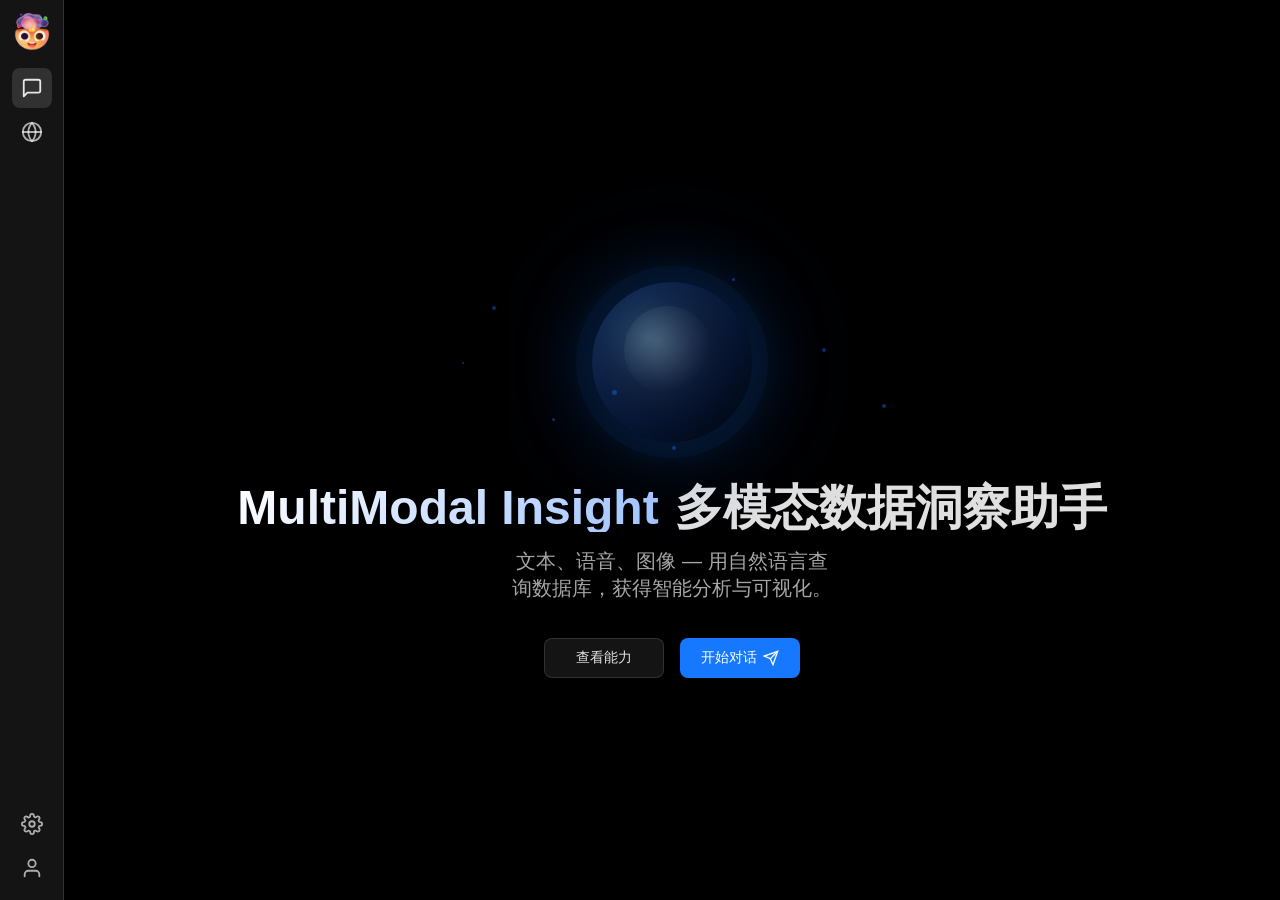
<file: index.html>
<!DOCTYPE html>
<html lang="zh-CN">
<head>
<meta charset="UTF-8">
<meta name="viewport" content="width=device-width, initial-scale=1.0">
<title>MultiModal Insight Agent</title>
<link rel="stylesheet" href="styles.css">
</head>
<body>
<div class="layout">
  <!-- === Sidebar Nav === -->
  <nav class="sidebar" id="sidebar">
    <div class="sidebar-logo"><img src="logo.png" alt="MIA"></div>
    <div class="sidebar-icon active" data-page="welcome" title="Chat">
      <svg viewBox="0 0 24 24" fill="none" stroke="currentColor" stroke-width="2" stroke-linecap="round" stroke-linejoin="round"><path d="M21 15a2 2 0 0 1-2 2H7l-4 4V5a2 2 0 0 1 2-2h14a2 2 0 0 1 2 2z"/></svg>
    </div>
    <div class="sidebar-icon" data-page="market" title="Discover">
      <svg viewBox="0 0 24 24" fill="none" stroke="currentColor" stroke-width="2" stroke-linecap="round" stroke-linejoin="round"><circle cx="12" cy="12" r="10"/><line x1="2" y1="12" x2="22" y2="12"/><path d="M12 2a15.3 15.3 0 0 1 4 10 15.3 15.3 0 0 1-4 10 15.3 15.3 0 0 1-4-10 15.3 15.3 0 0 1 4-10z"/></svg>
    </div>
    <div class="sidebar-spacer"></div>
    <div class="sidebar-icon" data-page="settings" title="Settings">
      <svg viewBox="0 0 24 24" fill="none" stroke="currentColor" stroke-width="2" stroke-linecap="round" stroke-linejoin="round"><circle cx="12" cy="12" r="3"/><path d="M19.4 15a1.65 1.65 0 0 0 .33 1.82l.06.06a2 2 0 0 1 0 2.83 2 2 0 0 1-2.83 0l-.06-.06a1.65 1.65 0 0 0-1.82-.33 1.65 1.65 0 0 0-1 1.51V21a2 2 0 0 1-2 2 2 2 0 0 1-2-2v-.09A1.65 1.65 0 0 0 9 19.4a1.65 1.65 0 0 0-1.82.33l-.06.06a2 2 0 0 1-2.83 0 2 2 0 0 1 0-2.83l.06-.06A1.65 1.65 0 0 0 4.68 15a1.65 1.65 0 0 0-1.51-1H3a2 2 0 0 1-2-2 2 2 0 0 1 2-2h.09A1.65 1.65 0 0 0 4.6 9a1.65 1.65 0 0 0-.33-1.82l-.06-.06a2 2 0 0 1 0-2.83 2 2 0 0 1 2.83 0l.06.06A1.65 1.65 0 0 0 9 4.68a1.65 1.65 0 0 0 1-1.51V3a2 2 0 0 1 2-2 2 2 0 0 1 2 2v.09a1.65 1.65 0 0 0 1 1.51 1.65 1.65 0 0 0 1.82-.33l.06-.06a2 2 0 0 1 2.83 0 2 2 0 0 1 0 2.83l-.06.06A1.65 1.65 0 0 0 19.4 9a1.65 1.65 0 0 0 1.51 1H21a2 2 0 0 1 2 2 2 2 0 0 1-2 2h-.09a1.65 1.65 0 0 0-1.51 1z"/></svg>
    </div>
    <div class="sidebar-icon" title="User">
      <svg viewBox="0 0 24 24" fill="none" stroke="currentColor" stroke-width="2" stroke-linecap="round" stroke-linejoin="round"><path d="M20 21v-2a4 4 0 0 0-4-4H8a4 4 0 0 0-4 4v2"/><circle cx="12" cy="7" r="4"/></svg>
    </div>
  </nav>

  <div class="page-container">

    <!-- ========== WELCOME ========== -->
    <section class="page active" id="page-welcome">
      <div class="welcome-center">
        <div class="logo-area">
          <div class="particles"><div class="particle"></div><div class="particle"></div><div class="particle"></div><div class="particle"></div><div class="particle"></div><div class="particle"></div><div class="particle"></div><div class="particle"></div></div>
          <div class="logo-3d"><div class="logo-3d-inner"></div></div>
        </div>
        <h1 class="hero-title"><strong>MultiModal Insight</strong><span>多模态数据洞察助手</span></h1>
        <h2 class="hero-desc">文本、语音、图像 — 用自然语言查询数据库，获得智能分析与可视化。</h2>
        <div class="actions">
          <button class="btn btn-default" onclick="navigate('market')">查看能力</button>
          <button class="btn btn-primary" onclick="navigate('chat')">开始对话 <svg viewBox="0 0 24 24" fill="none" stroke="currentColor" stroke-width="2" width="18" height="18"><line x1="22" y1="2" x2="11" y2="13"/><polygon points="22 2 15 22 11 13 2 9 22 2"/></svg></button>
        </div>
      </div>
    </section>

    <!-- ========== CHAT ========== -->
    <section class="page" id="page-chat">
      <div class="chat-layout">
        <!-- Session Panel -->
        <aside class="session-panel" id="sessionPanel">
          <div class="session-header">
            <div class="session-header-top">
              <span class="session-brand">Insight Agent</span>
              <button class="icon-btn" title="新建对话" onclick="createNewSession()">
                <svg viewBox="0 0 24 24" fill="none" stroke="currentColor" stroke-width="2" width="20" height="20"><path d="M21 15a2 2 0 0 1-2 2H7l-4 4V5a2 2 0 0 1 2-2h14a2 2 0 0 1 2 2z"/><line x1="12" y1="8" x2="12" y2="16"/><line x1="8" y1="12" x2="16" y2="12"/></svg>
              </button>
            </div>
            <div class="session-search">
              <svg viewBox="0 0 24 24" fill="none" stroke="currentColor" stroke-width="2" width="16" height="16"><circle cx="11" cy="11" r="8"/><line x1="21" y1="21" x2="16.65" y2="16.65"/></svg>
              <input type="text" placeholder="搜索对话..." id="sessionSearch">
            </div>
          </div>
          <div class="session-list" id="sessionList"></div>
        </aside>
        <!-- Workspace -->
        <div class="chat-workspace">
          <header class="chat-header">
            <div class="chat-header-left">
              <button class="icon-btn" onclick="toggleSessionPanel()">
                <svg viewBox="0 0 24 24" fill="none" stroke="currentColor" stroke-width="2" width="20" height="20"><rect x="3" y="3" width="18" height="18" rx="2"/><line x1="9" y1="3" x2="9" y2="21"/></svg>
              </button>
              <div class="chat-header-avatar" id="chatAvatar">🤯</div>
              <div class="chat-header-info">
                <div class="chat-header-title" id="chatTitle">数据洞察</div>
                <div class="chat-header-desc" id="chatDesc">多模态智能数据分析</div>
              </div>
            </div>
          </header>
          <div class="chat-messages" id="chatMessages">
            <div class="chat-welcome" id="chatWelcome">
              <div class="chat-welcome-greeting">
                <span class="emoji-wave">👋</span>
                <h1 id="greetingText">下午好</h1>
              </div>
              <p class="chat-welcome-msg">我是您的多模态数据洞察助手，支持<strong>文本查询</strong>、<strong>语音输入</strong>和<strong>图像识别</strong>。<br>直接用自然语言提问，我会自动分析数据库并给出可视化结果。</p>
              <div class="quick-questions">
                <button class="quick-q" onclick="quickAsk(this)">最近一周的交易趋势如何？</button>
                <button class="quick-q" onclick="quickAsk(this)">哪些市场的交易量最高？</button>
                <button class="quick-q" onclick="quickAsk(this)">展示活跃用户的分布情况</button>
              </div>
            </div>
          </div>
          <!-- Chat Input -->
          <div class="chat-input-area">
            <div class="chat-input-previews" id="imagePreviews"></div>
            <div class="chat-input-wrapper">
              <div class="input-left-actions">
                <button class="icon-btn" title="上传图片" onclick="document.getElementById('fileInput').click()">
                  <svg viewBox="0 0 24 24" fill="none" stroke="currentColor" stroke-width="1.8" width="20" height="20"><rect x="3" y="3" width="18" height="18" rx="2"/><circle cx="8.5" cy="8.5" r="1.5"/><polyline points="21 15 16 10 5 21"/></svg>
                </button>
                <input type="file" id="fileInput" accept="image/*" multiple style="display:none">
              </div>
              <textarea id="chatInput" placeholder="输入问题，或粘贴图片、录音提问..." rows="1"></textarea>
              <div class="input-right-actions">
                <button class="icon-btn mic-btn" id="micBtn" title="语音输入">
                  <svg viewBox="0 0 24 24" fill="none" stroke="currentColor" stroke-width="1.8" width="20" height="20"><path d="M12 1a3 3 0 0 0-3 3v8a3 3 0 0 0 6 0V4a3 3 0 0 0-3-3z"/><path d="M19 10v2a7 7 0 0 1-14 0v-2"/><line x1="12" y1="19" x2="12" y2="23"/><line x1="8" y1="23" x2="16" y2="23"/></svg>
                </button>
                <button class="send-btn" id="sendBtn" onclick="handleSend()">
                  <svg viewBox="0 0 24 24" fill="none" stroke="currentColor" stroke-width="2" width="18" height="18"><line x1="22" y1="2" x2="11" y2="13"/><polygon points="22 2 15 22 11 13 2 9 22 2"/></svg>
                </button>
              </div>
            </div>
          </div>
        </div>
      </div>
    </section>

    <!-- ========== MARKET ========== -->
    <section class="page" id="page-market">
      <header class="market-header">
        <div class="market-header-left">
          <span class="session-brand">Insight Agent</span>
          <span class="market-header-tag">Discover</span>
        </div>
      </header>
      <div class="market-content">
        <div class="market-hero"><h1>探索多模态数据分析能力</h1></div>
        <h2 class="market-section-title">MCP 工具链</h2>
        <div class="market-grid" id="mcpToolsGrid"></div>
        <h2 class="market-section-title">多模态能力</h2>
        <div class="market-grid" id="modalityGrid"></div>
        <h2 class="market-section-title">分析工作流</h2>
        <div class="market-grid" id="workflowGrid"></div>
      </div>
    </section>

    <!-- ========== SETTINGS ========== -->
    <section class="page" id="page-settings">
      <div class="settings-layout">
        <aside class="settings-sidebar">
          <div class="settings-sidebar-header"><h2>设置</h2><p>后端连接与模型配置</p></div>
          <div class="settings-menu" id="settingsMenu">
            <div class="settings-menu-item active" data-tab="connection"><svg viewBox="0 0 24 24" fill="none" stroke="currentColor" stroke-width="2" width="18" height="18"><path d="M10 13a5 5 0 0 0 7.54.54l3-3a5 5 0 0 0-7.07-7.07l-1.72 1.71"/><path d="M14 11a5 5 0 0 0-7.54-.54l-3 3a5 5 0 0 0 7.07 7.07l1.71-1.71"/></svg>后端连接</div>
            <div class="settings-menu-item" data-tab="model"><svg viewBox="0 0 24 24" fill="none" stroke="currentColor" stroke-width="2" width="18" height="18"><path d="M12 2a8 8 0 0 0-8 8c0 3.36 2.07 6.24 5 7.42V19a1 1 0 0 0 1 1h4a1 1 0 0 0 1-1v-1.58c2.93-1.18 5-4.06 5-7.42a8 8 0 0 0-8-8z"/><line x1="9" y1="22" x2="15" y2="22"/></svg>模型设置</div>
            <div class="settings-menu-item" data-tab="voice"><svg viewBox="0 0 24 24" fill="none" stroke="currentColor" stroke-width="2" width="18" height="18"><path d="M12 1a3 3 0 0 0-3 3v8a3 3 0 0 0 6 0V4a3 3 0 0 0-3-3z"/><path d="M19 10v2a7 7 0 0 1-14 0v-2"/><line x1="12" y1="19" x2="12" y2="23"/><line x1="8" y1="23" x2="16" y2="23"/></svg>语音服务</div>
            <div class="settings-menu-item" data-tab="about"><svg viewBox="0 0 24 24" fill="none" stroke="currentColor" stroke-width="2" width="18" height="18"><circle cx="12" cy="12" r="10"/><line x1="12" y1="16" x2="12" y2="12"/><line x1="12" y1="8" x2="12.01" y2="8"/></svg>关于</div>
          </div>
        </aside>
        <div class="settings-content" id="settingsContent"></div>
      </div>
    </section>

  </div>
</div>

<script src="chat.js"></script>
<script src="app.js"></script>
</body>
</html>
</file>
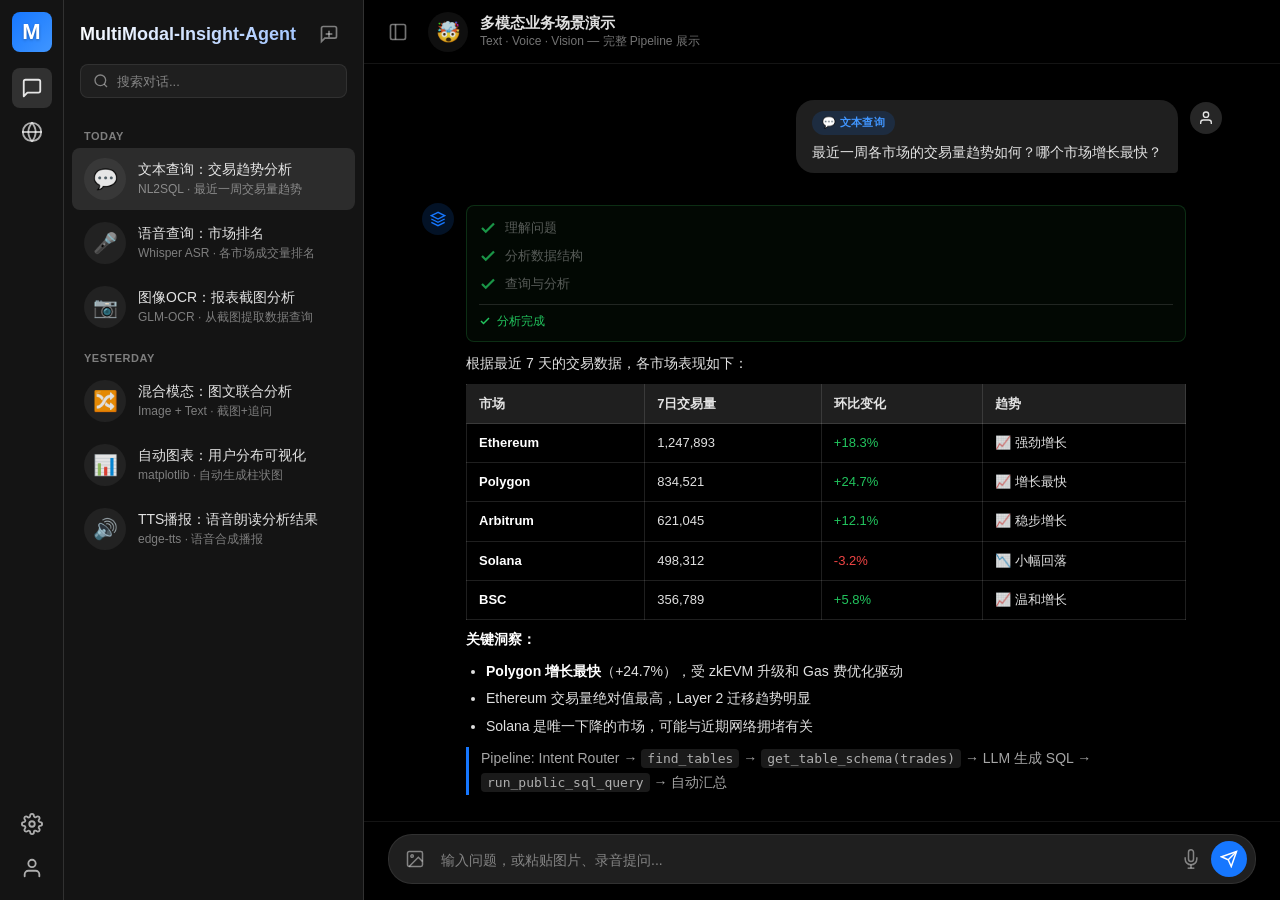
<file: showcase/index.html>
<!DOCTYPE html>
<html lang="zh-CN">
<head>
<meta charset="UTF-8">
<meta name="viewport" content="width=device-width, initial-scale=1.0">
<title>MultiModal Insight Agent — 多模态业务场景展示</title>
<style>
/* ===== Reset & Variables (from styles.css) ===== */
*,*::before,*::after{margin:0;padding:0;box-sizing:border-box}
:root{
  --primary:#1677ff;--primary-hover:#4096ff;--primary-bg:rgba(22,119,255,.1);
  --green:#22c55e;--red:#ef4444;
  --text:rgba(255,255,255,.88);--text2:rgba(255,255,255,.65);--text3:rgba(255,255,255,.45);
  --bg:#000;--bg1:#141414;--bg2:#1f1f1f;--bg3:#262626;
  --border:rgba(255,255,255,.12);--border2:rgba(255,255,255,.08);
  --radius:8px;--radius-lg:12px;
}
html,body{height:100%}
body{font-family:-apple-system,BlinkMacSystemFont,'Segoe UI',Roboto,'Helvetica Neue',Arial,sans-serif;background:var(--bg);color:var(--text);overflow:hidden}

/* ===== Layout ===== */
.layout{display:flex;height:100vh;width:100vw}
.page-container{flex:1;position:relative;overflow:hidden}
.page{position:absolute;inset:0;display:none;opacity:0;transition:opacity .25s ease}
.page.active{display:flex;opacity:1}

/* ===== Sidebar ===== */
.sidebar{width:64px;background:var(--bg1);border-right:1px solid var(--border);display:flex;flex-direction:column;align-items:center;padding:12px 0;gap:4px;flex-shrink:0;z-index:100}
.sidebar-logo{width:40px;height:40px;margin-bottom:12px;border-radius:var(--radius);overflow:hidden;cursor:pointer;background:linear-gradient(135deg,#1677ff,#4096ff);display:flex;align-items:center;justify-content:center;font-size:22px;font-weight:800;color:#fff;font-family:'SF Pro Display',-apple-system,sans-serif;text-shadow:0 1px 3px rgba(0,0,0,.3)}
.sidebar-icon{width:40px;height:40px;border-radius:var(--radius);display:flex;align-items:center;justify-content:center;cursor:pointer;transition:all .2s;color:var(--text2)}
.sidebar-icon:hover{background:rgba(255,255,255,.08);color:var(--text)}
.sidebar-icon.active{background:rgba(255,255,255,.12);color:var(--text)}
.sidebar-icon svg{width:22px;height:22px}
.sidebar-spacer{flex:1}

/* ===== Buttons ===== */
.icon-btn{width:36px;height:36px;border-radius:50%;border:none;background:transparent;color:var(--text3);cursor:pointer;display:flex;align-items:center;justify-content:center;transition:all .15s;flex-shrink:0}
.icon-btn:hover{background:rgba(255,255,255,.08);color:var(--text)}

/* ===== Chat Page ===== */
.chat-layout{display:flex;width:100%;height:100%}

/* Session Panel */
.session-panel{width:300px;min-width:240px;background:var(--bg1);border-right:1px solid var(--border);display:flex;flex-direction:column;transition:width .25s,min-width .25s;overflow:hidden}
.session-header{padding:16px;display:flex;flex-direction:column;gap:12px}
.session-header-top{display:flex;align-items:center;justify-content:space-between}
.session-brand{font-size:18px;font-weight:700;background:linear-gradient(135deg,#fff,#a0c4ff);-webkit-background-clip:text;-webkit-text-fill-color:transparent;background-clip:text}
.session-search{display:flex;align-items:center;gap:8px;background:var(--bg2);border:1px solid var(--border2);border-radius:var(--radius);padding:8px 12px}
.session-search svg{color:var(--text3);flex-shrink:0}
.session-search input{flex:1;background:none;border:none;outline:none;color:var(--text);font-size:13px}
.session-search input::placeholder{color:var(--text3)}
.session-list{flex:1;overflow-y:auto;padding:4px 8px;display:flex;flex-direction:column;gap:2px}
.session-group-label{font-size:11px;color:var(--text3);text-transform:uppercase;letter-spacing:.5px;padding:12px 12px 4px;font-weight:600}
.session-item{display:flex;align-items:center;gap:12px;padding:10px 12px;border-radius:var(--radius);cursor:pointer;transition:background .15s}
.session-item:hover{background:rgba(255,255,255,.06)}
.session-item.active{background:rgba(255,255,255,.1)}
.session-item-avatar{width:42px;height:42px;border-radius:50%;display:flex;align-items:center;justify-content:center;font-size:20px;flex-shrink:0;background:rgba(255,255,255,.06)}
.session-item-info{flex:1;min-width:0}
.session-item-title{font-size:14px;font-weight:500;white-space:nowrap;overflow:hidden;text-overflow:ellipsis}
.session-item-desc{font-size:12px;color:var(--text3);white-space:nowrap;overflow:hidden;text-overflow:ellipsis;margin-top:2px}

/* Chat Workspace */
.chat-workspace{flex:1;display:flex;flex-direction:column;min-width:0}
.chat-header{height:64px;padding:0 16px;display:flex;align-items:center;justify-content:space-between;border-bottom:1px solid var(--border2);flex-shrink:0}
.chat-header-left{display:flex;align-items:center;gap:12px}
.chat-header-avatar{width:40px;height:40px;border-radius:50%;display:flex;align-items:center;justify-content:center;font-size:20px;background:rgba(255,255,255,.06)}
.chat-header-info{min-width:0}
.chat-header-title{font-size:15px;font-weight:600}
.chat-header-desc{font-size:12px;color:var(--text3);white-space:nowrap;overflow:hidden;text-overflow:ellipsis;max-width:300px}

/* Messages */
.chat-messages{flex:1;overflow-y:auto;padding:24px;display:flex;flex-direction:column;gap:4px}

/* Message Bubbles */
.msg-row{display:flex;gap:12px;padding:12px 0;max-width:800px;margin:0 auto;width:100%;animation:msgIn .3s ease}
.msg-row.user{flex-direction:row-reverse}
@keyframes msgIn{from{opacity:0;transform:translateY(8px)}to{opacity:1;transform:translateY(0)}}
.msg-avatar{width:32px;height:32px;border-radius:50%;display:flex;align-items:center;justify-content:center;font-size:16px;flex-shrink:0;margin-top:2px}
.msg-avatar.user-av{background:var(--bg3);color:var(--text)}
.msg-avatar.assistant-av{background:rgba(22,119,255,.15);color:var(--primary)}
.msg-bubble{min-width:0;max-width:90%}

/* User bubble */
.msg-row.user .msg-bubble{background:var(--bg2);color:var(--text);padding:10px 16px;border-radius:18px 18px 4px 18px;font-size:14px;line-height:1.6}
.msg-row.user .msg-bubble p{margin:0;white-space:pre-wrap}
.user-images{display:flex;gap:6px;margin-bottom:8px;flex-wrap:wrap}
.user-images img{max-width:180px;max-height:140px;border-radius:10px;object-fit:cover;border:1px solid var(--border2)}

/* Assistant bubble */
.msg-row.assistant .msg-bubble{padding:4px 0;font-size:14px;line-height:1.7;color:var(--text)}

/* ToolSteps */
.tool-steps{display:flex;flex-direction:column;gap:4px;margin-bottom:10px;padding:10px 12px;background:var(--bg2);border:1px solid var(--border2);border-radius:var(--radius);font-size:13px;transition:all .3s}
.tool-steps.all-done{border-color:rgba(52,199,89,.2);background:rgba(52,199,89,.04)}
.step-row{display:flex;align-items:center;gap:8px;height:24px;transition:opacity .3s}
.step-row.pending{opacity:.35}
.step-row.active{opacity:1}
.step-row.done{opacity:.75}
.step-row-label{font-weight:500;color:var(--text2);white-space:nowrap}
.step-row.active .step-row-label{color:var(--primary);font-weight:600}
.step-row.done .step-row-label{color:var(--text3)}
.step-icon{display:flex;align-items:center;justify-content:center;width:18px;height:18px;flex-shrink:0}
.step-icon.done-icon{color:var(--green)}
.steps-summary{display:flex;align-items:center;gap:6px;margin-top:4px;padding-top:6px;border-top:1px solid var(--border);font-size:12px;color:var(--text3)}
.steps-summary.done{color:var(--green);font-weight:500}

/* Markdown content in messages */
.msg-markdown{color:var(--text);line-height:1.7}
.msg-markdown p{margin:0 0 8px}
.msg-markdown strong{color:#fff}
.msg-markdown code{background:rgba(255,255,255,.1);padding:2px 6px;border-radius:4px;font-size:13px;font-family:'SF Mono',Monaco,Consolas,monospace}
.msg-markdown pre{background:var(--bg2);border:1px solid var(--border2);border-radius:var(--radius);padding:16px;margin:8px 0;overflow-x:auto;position:relative}
.msg-markdown pre code{background:none;padding:0;font-size:13px;line-height:1.5}
.msg-markdown table{border-collapse:collapse;margin:8px 0;width:100%;font-size:13px}
.msg-markdown th,.msg-markdown td{border:1px solid var(--border);padding:8px 12px;text-align:left}
.msg-markdown th{background:var(--bg2);font-weight:600}
.msg-markdown blockquote{border-left:3px solid var(--primary);padding-left:12px;margin:8px 0;color:var(--text2)}
.msg-markdown ul,.msg-markdown ol{padding-left:20px;margin:8px 0}
.msg-markdown li{margin:4px 0}
.msg-markdown h1,.msg-markdown h2,.msg-markdown h3{margin:16px 0 8px;font-weight:600}
.msg-markdown hr{border:none;border-top:1px solid var(--border2);margin:12px 0}

/* Message actions */
.msg-actions{display:flex;gap:2px;margin-top:6px;opacity:0;transition:opacity .15s}
.msg-row:hover .msg-actions{opacity:1}
.msg-action-btn{width:28px;height:28px;border:none;background:transparent;color:var(--text3);border-radius:var(--radius);cursor:pointer;display:flex;align-items:center;justify-content:center;transition:all .15s}
.msg-action-btn:hover{background:rgba(255,255,255,.08);color:var(--text)}

/* Chat Input */
.chat-input-area{border-top:1px solid var(--border2);padding:12px 24px 16px;flex-shrink:0}
.chat-input-wrapper{display:flex;align-items:flex-end;gap:4px;background:var(--bg2);border:1px solid var(--border2);border-radius:24px;padding:6px 8px;transition:border-color .2s,box-shadow .2s}
.chat-input-wrapper:focus-within{border-color:rgba(22,119,255,.4);box-shadow:0 0 0 2px rgba(22,119,255,.1)}
.input-left-actions,.input-right-actions{display:flex;align-items:center;gap:2px;flex-shrink:0}
.chat-input-wrapper textarea{flex:1;border:none;outline:none;resize:none;font-size:14px;line-height:1.5;font-family:inherit;background:transparent;color:var(--text);padding:6px 4px;max-height:200px}
.chat-input-wrapper textarea::placeholder{color:var(--text3)}
.send-btn{width:36px;height:36px;border-radius:50%;border:none;background:var(--primary);color:#fff;cursor:pointer;display:flex;align-items:center;justify-content:center;flex-shrink:0;transition:all .15s}
.send-btn:hover{background:var(--primary-hover)}

/* ===== Scenario Badge ===== */
.scenario-badge{display:inline-flex;align-items:center;gap:5px;font-size:11px;font-weight:600;padding:3px 10px;border-radius:12px;margin-bottom:6px;letter-spacing:.3px}
.scenario-badge.text{background:rgba(22,119,255,.15);color:#4096ff}
.scenario-badge.voice{background:rgba(168,85,247,.15);color:#a855f7}
.scenario-badge.vision{background:rgba(234,179,8,.15);color:#eab308}
.scenario-badge.mixed{background:rgba(34,197,94,.15);color:#22c55e}

/* voice waveform indicator */
/* voice waveform bar */
.voice-msg{display:flex;align-items:center;gap:10px;background:rgba(168,85,247,.08);border:1px solid rgba(168,85,247,.18);border-radius:20px;padding:8px 16px;margin-bottom:6px;cursor:pointer;transition:background .2s;width:fit-content}
.voice-msg:hover{background:rgba(168,85,247,.14)}
.voice-msg-icon{flex-shrink:0;color:#a855f7}
.voice-waveform{display:flex;align-items:center;gap:2px;height:24px}
.voice-waveform .bar{width:3px;border-radius:2px;background:#a855f7;animation:waveBar 1.2s ease-in-out infinite alternate}
.voice-waveform .bar:nth-child(1){height:8px;animation-delay:0s}
.voice-waveform .bar:nth-child(2){height:16px;animation-delay:.1s}
.voice-waveform .bar:nth-child(3){height:10px;animation-delay:.2s}
.voice-waveform .bar:nth-child(4){height:20px;animation-delay:.15s}
.voice-waveform .bar:nth-child(5){height:6px;animation-delay:.25s}
.voice-waveform .bar:nth-child(6){height:18px;animation-delay:.05s}
.voice-waveform .bar:nth-child(7){height:12px;animation-delay:.3s}
.voice-waveform .bar:nth-child(8){height:22px;animation-delay:.12s}
.voice-waveform .bar:nth-child(9){height:8px;animation-delay:.22s}
.voice-waveform .bar:nth-child(10){height:14px;animation-delay:.08s}
.voice-waveform .bar:nth-child(11){height:20px;animation-delay:.18s}
.voice-waveform .bar:nth-child(12){height:6px;animation-delay:.28s}
.voice-waveform .bar:nth-child(13){height:16px;animation-delay:.1s}
.voice-waveform .bar:nth-child(14){height:10px;animation-delay:.2s}
.voice-waveform .bar:nth-child(15){height:18px;animation-delay:.05s}
.voice-waveform .bar:nth-child(16){height:8px;animation-delay:.25s}
@keyframes waveBar{0%{opacity:.4;transform:scaleY(.4)}100%{opacity:1;transform:scaleY(1)}}
.voice-msg-dur{font-size:13px;color:#a855f7;font-weight:600;font-variant-numeric:tabular-nums;white-space:nowrap}

/* image placeholder in user msg */
.img-placeholder{display:flex;align-items:center;justify-content:center;width:180px;height:120px;border-radius:10px;border:1px dashed var(--border);background:var(--bg2);color:var(--text3);font-size:12px;flex-direction:column;gap:4px;margin-bottom:8px}
.img-placeholder svg{opacity:.5}

/* ===== Responsive ===== */
@media(max-width:768px){.sidebar{display:none}.session-panel{display:none}}
::-webkit-scrollbar{width:6px}
::-webkit-scrollbar-track{background:transparent}
::-webkit-scrollbar-thumb{background:rgba(255,255,255,.1);border-radius:3px}
::-webkit-scrollbar-thumb:hover{background:rgba(255,255,255,.2)}
</style>
</head>
<body>
<div class="layout">
  <!-- === Sidebar Nav === -->
  <nav class="sidebar">
    <div class="sidebar-logo">M</div>
    <div class="sidebar-icon active" title="Chat">
      <svg viewBox="0 0 24 24" fill="none" stroke="currentColor" stroke-width="2" stroke-linecap="round" stroke-linejoin="round"><path d="M21 15a2 2 0 0 1-2 2H7l-4 4V5a2 2 0 0 1 2-2h14a2 2 0 0 1 2 2z"/></svg>
    </div>
    <div class="sidebar-icon" title="Discover">
      <svg viewBox="0 0 24 24" fill="none" stroke="currentColor" stroke-width="2" stroke-linecap="round" stroke-linejoin="round"><circle cx="12" cy="12" r="10"/><line x1="2" y1="12" x2="22" y2="12"/><path d="M12 2a15.3 15.3 0 0 1 4 10 15.3 15.3 0 0 1-4 10 15.3 15.3 0 0 1-4-10 15.3 15.3 0 0 1 4-10z"/></svg>
    </div>
    <div class="sidebar-spacer"></div>
    <div class="sidebar-icon" title="Settings">
      <svg viewBox="0 0 24 24" fill="none" stroke="currentColor" stroke-width="2" stroke-linecap="round" stroke-linejoin="round"><circle cx="12" cy="12" r="3"/><path d="M19.4 15a1.65 1.65 0 0 0 .33 1.82l.06.06a2 2 0 0 1 0 2.83 2 2 0 0 1-2.83 0l-.06-.06a1.65 1.65 0 0 0-1.82-.33 1.65 1.65 0 0 0-1 1.51V21a2 2 0 0 1-2 2 2 2 0 0 1-2-2v-.09A1.65 1.65 0 0 0 9 19.4a1.65 1.65 0 0 0-1.82.33l-.06.06a2 2 0 0 1-2.83 0 2 2 0 0 1 0-2.83l.06-.06A1.65 1.65 0 0 0 4.68 15a1.65 1.65 0 0 0-1.51-1H3a2 2 0 0 1-2-2 2 2 0 0 1 2-2h.09A1.65 1.65 0 0 0 4.6 9a1.65 1.65 0 0 0-.33-1.82l-.06-.06a2 2 0 0 1 0-2.83 2 2 0 0 1 2.83 0l.06.06A1.65 1.65 0 0 0 9 4.68a1.65 1.65 0 0 0 1-1.51V3a2 2 0 0 1 2-2 2 2 0 0 1 2 2v.09a1.65 1.65 0 0 0 1 1.51 1.65 1.65 0 0 0 1.82-.33l.06-.06a2 2 0 0 1 2.83 0 2 2 0 0 1 0 2.83l-.06.06A1.65 1.65 0 0 0 19.4 9a1.65 1.65 0 0 0 1.51 1H21a2 2 0 0 1 2 2 2 2 0 0 1-2 2h-.09a1.65 1.65 0 0 0-1.51 1z"/></svg>
    </div>
    <div class="sidebar-icon" title="User">
      <svg viewBox="0 0 24 24" fill="none" stroke="currentColor" stroke-width="2" stroke-linecap="round" stroke-linejoin="round"><path d="M20 21v-2a4 4 0 0 0-4-4H8a4 4 0 0 0-4 4v2"/><circle cx="12" cy="7" r="4"/></svg>
    </div>
  </nav>

  <div class="page-container">
    <section class="page active" id="page-chat">
      <div class="chat-layout">
        <!-- Session Panel -->
        <aside class="session-panel">
          <div class="session-header">
            <div class="session-header-top">
              <span class="session-brand">MultiModal-Insight-Agent</span>
              <button class="icon-btn" title="新建对话">
                <svg viewBox="0 0 24 24" fill="none" stroke="currentColor" stroke-width="2" width="20" height="20"><path d="M21 15a2 2 0 0 1-2 2H7l-4 4V5a2 2 0 0 1 2-2h14a2 2 0 0 1 2 2z"/><line x1="12" y1="8" x2="12" y2="16"/><line x1="8" y1="12" x2="16" y2="12"/></svg>
              </button>
            </div>
            <div class="session-search">
              <svg viewBox="0 0 24 24" fill="none" stroke="currentColor" stroke-width="2" width="16" height="16"><circle cx="11" cy="11" r="8"/><line x1="21" y1="21" x2="16.65" y2="16.65"/></svg>
              <input type="text" placeholder="搜索对话...">
            </div>
          </div>
          <div class="session-list">
            <div class="session-group-label">Today</div>
            <div class="session-item active">
              <div class="session-item-avatar">💬</div>
              <div class="session-item-info">
                <div class="session-item-title">文本查询：交易趋势分析</div>
                <div class="session-item-desc">NL2SQL · 最近一周交易量趋势</div>
              </div>
            </div>
            <div class="session-item">
              <div class="session-item-avatar">🎤</div>
              <div class="session-item-info">
                <div class="session-item-title">语音查询：市场排名</div>
                <div class="session-item-desc">Whisper ASR · 各市场成交量排名</div>
              </div>
            </div>
            <div class="session-item">
              <div class="session-item-avatar">📷</div>
              <div class="session-item-info">
                <div class="session-item-title">图像OCR：报表截图分析</div>
                <div class="session-item-desc">GLM-OCR · 从截图提取数据查询</div>
              </div>
            </div>
            <div class="session-group-label">Yesterday</div>
            <div class="session-item">
              <div class="session-item-avatar">🔀</div>
              <div class="session-item-info">
                <div class="session-item-title">混合模态：图文联合分析</div>
                <div class="session-item-desc">Image + Text · 截图+追问</div>
              </div>
            </div>
            <div class="session-item">
              <div class="session-item-avatar">📊</div>
              <div class="session-item-info">
                <div class="session-item-title">自动图表：用户分布可视化</div>
                <div class="session-item-desc">matplotlib · 自动生成柱状图</div>
              </div>
            </div>
            <div class="session-item">
              <div class="session-item-avatar">🔊</div>
              <div class="session-item-info">
                <div class="session-item-title">TTS播报：语音朗读分析结果</div>
                <div class="session-item-desc">edge-tts · 语音合成播报</div>
              </div>
            </div>
          </div>
        </aside>

        <!-- Workspace -->
        <div class="chat-workspace">
          <header class="chat-header">
            <div class="chat-header-left">
              <button class="icon-btn">
                <svg viewBox="0 0 24 24" fill="none" stroke="currentColor" stroke-width="2" width="20" height="20"><rect x="3" y="3" width="18" height="18" rx="2"/><line x1="9" y1="3" x2="9" y2="21"/></svg>
              </button>
              <div class="chat-header-avatar">🤯</div>
              <div class="chat-header-info">
                <div class="chat-header-title">多模态业务场景演示</div>
                <div class="chat-header-desc">Text · Voice · Vision — 完整 Pipeline 展示</div>
              </div>
            </div>
          </header>

          <div class="chat-messages" id="chatMessages">

            <!-- ============================================ -->
            <!-- 场景 1: 文本查询 — NL2SQL Pipeline            -->
            <!-- ============================================ -->
            <div class="msg-row user">
              <div class="msg-avatar user-av"><svg width="16" height="16" viewBox="0 0 24 24" fill="none" stroke="currentColor" stroke-width="2"><path d="M20 21v-2a4 4 0 0 0-4-4H8a4 4 0 0 0-4 4v2"/><circle cx="12" cy="7" r="4"/></svg></div>
              <div class="msg-bubble">
                <span class="scenario-badge text">💬 文本查询</span>
                <p>最近一周各市场的交易量趋势如何？哪个市场增长最快？</p>
              </div>
            </div>

            <div class="msg-row assistant">
              <div class="msg-avatar assistant-av"><svg width="16" height="16" viewBox="0 0 24 24" fill="none" stroke="currentColor" stroke-width="2"><path d="M12 2L2 7l10 5 10-5-10-5z"/><path d="M2 17l10 5 10-5"/><path d="M2 12l10 5 10-5"/></svg></div>
              <div class="msg-bubble">
                <!-- Tool Steps: 3-step pipeline -->
                <div class="tool-steps all-done">
                  <div class="step-row done">
                    <svg class="step-icon done-icon" width="14" height="14" viewBox="0 0 24 24" fill="none" stroke="currentColor" stroke-width="3"><polyline points="20 6 9 17 4 12"/></svg>
                    <span class="step-row-label">理解问题</span>
                  </div>
                  <div class="step-row done">
                    <svg class="step-icon done-icon" width="14" height="14" viewBox="0 0 24 24" fill="none" stroke="currentColor" stroke-width="3"><polyline points="20 6 9 17 4 12"/></svg>
                    <span class="step-row-label">分析数据结构</span>
                  </div>
                  <div class="step-row done">
                    <svg class="step-icon done-icon" width="14" height="14" viewBox="0 0 24 24" fill="none" stroke="currentColor" stroke-width="3"><polyline points="20 6 9 17 4 12"/></svg>
                    <span class="step-row-label">查询与分析</span>
                  </div>
                  <div class="steps-summary done"><svg width="12" height="12" viewBox="0 0 24 24" fill="none" stroke="currentColor" stroke-width="3"><polyline points="20 6 9 17 4 12"/></svg> 分析完成</div>
                </div>
                <div class="msg-markdown">
                  <p>根据最近 7 天的交易数据，各市场表现如下：</p>
                  <table>
                    <thead><tr><th>市场</th><th>7日交易量</th><th>环比变化</th><th>趋势</th></tr></thead>
                    <tbody>
                      <tr><td><strong>Ethereum</strong></td><td>1,247,893</td><td style="color:#22c55e">+18.3%</td><td>📈 强劲增长</td></tr>
                      <tr><td><strong>Polygon</strong></td><td>834,521</td><td style="color:#22c55e">+24.7%</td><td>📈 增长最快</td></tr>
                      <tr><td><strong>Arbitrum</strong></td><td>621,045</td><td style="color:#22c55e">+12.1%</td><td>📈 稳步增长</td></tr>
                      <tr><td><strong>Solana</strong></td><td>498,312</td><td style="color:#ef4444">-3.2%</td><td>📉 小幅回落</td></tr>
                      <tr><td><strong>BSC</strong></td><td>356,789</td><td style="color:#22c55e">+5.8%</td><td>📈 温和增长</td></tr>
                    </tbody>
                  </table>
                  <p><strong>关键洞察：</strong></p>
                  <ul>
                    <li><strong>Polygon 增长最快</strong>（+24.7%），受 zkEVM 升级和 Gas 费优化驱动</li>
                    <li>Ethereum 交易量绝对值最高，Layer 2 迁移趋势明显</li>
                    <li>Solana 是唯一下降的市场，可能与近期网络拥堵有关</li>
                  </ul>
                  <blockquote>Pipeline: Intent Router → <code>find_tables</code> → <code>get_table_schema(trades)</code> → LLM 生成 SQL → <code>run_public_sql_query</code> → 自动汇总</blockquote>
                </div>
                <div class="msg-actions">
                  <button class="msg-action-btn" title="复制"><svg width="14" height="14" viewBox="0 0 24 24" fill="none" stroke="currentColor" stroke-width="2"><rect x="9" y="9" width="13" height="13" rx="2"/><path d="M5 15H4a2 2 0 0 1-2-2V4a2 2 0 0 1 2-2h9a2 2 0 0 1 2 2v1"/></svg></button>
                  <button class="msg-action-btn" title="朗读"><svg width="14" height="14" viewBox="0 0 24 24" fill="none" stroke="currentColor" stroke-width="2"><polygon points="11 5 6 9 2 9 2 15 6 15 11 19 11 5"/><path d="M19.07 4.93a10 10 0 0 1 0 14.14"/><path d="M15.54 8.46a5 5 0 0 1 0 7.07"/></svg></button>
                </div>
              </div>
            </div>

            <!-- ============================================ -->
            <!-- 场景 2: 语音输入 — Whisper ASR → Agent         -->
            <!-- ============================================ -->
            <div class="msg-row user">
              <div class="msg-avatar user-av"><svg width="16" height="16" viewBox="0 0 24 24" fill="none" stroke="currentColor" stroke-width="2"><path d="M20 21v-2a4 4 0 0 0-4-4H8a4 4 0 0 0-4 4v2"/><circle cx="12" cy="7" r="4"/></svg></div>
              <div class="msg-bubble">
                <span class="scenario-badge voice">🎤 语音输入</span>
                <div class="voice-msg">
                  <svg class="voice-msg-icon" width="18" height="18" viewBox="0 0 24 24" fill="none" stroke="currentColor" stroke-width="2"><path d="M12 1a3 3 0 0 0-3 3v8a3 3 0 0 0 6 0V4a3 3 0 0 0-3-3z"/><path d="M19 10v2a7 7 0 0 1-14 0v-2"/><line x1="12" y1="19" x2="12" y2="23"/><line x1="8" y1="23" x2="16" y2="23"/></svg>
                  <div class="voice-waveform"><span class="bar"></span><span class="bar"></span><span class="bar"></span><span class="bar"></span><span class="bar"></span><span class="bar"></span><span class="bar"></span><span class="bar"></span><span class="bar"></span><span class="bar"></span><span class="bar"></span><span class="bar"></span><span class="bar"></span><span class="bar"></span><span class="bar"></span><span class="bar"></span></div>
                  <span class="voice-msg-dur">0:08</span>
                </div>
                <p>帮我查一下活跃用户数量最多的前五个地区</p>
              </div>
            </div>

            <div class="msg-row assistant">
              <div class="msg-avatar assistant-av"><svg width="16" height="16" viewBox="0 0 24 24" fill="none" stroke="currentColor" stroke-width="2"><path d="M12 2L2 7l10 5 10-5-10-5z"/><path d="M2 17l10 5 10-5"/><path d="M2 12l10 5 10-5"/></svg></div>
              <div class="msg-bubble">
                <div class="tool-steps all-done">
                  <div class="step-row done">
                    <svg class="step-icon done-icon" width="14" height="14" viewBox="0 0 24 24" fill="none" stroke="currentColor" stroke-width="3"><polyline points="20 6 9 17 4 12"/></svg>
                    <span class="step-row-label">理解问题</span>
                  </div>
                  <div class="step-row done">
                    <svg class="step-icon done-icon" width="14" height="14" viewBox="0 0 24 24" fill="none" stroke="currentColor" stroke-width="3"><polyline points="20 6 9 17 4 12"/></svg>
                    <span class="step-row-label">分析数据结构</span>
                  </div>
                  <div class="step-row done">
                    <svg class="step-icon done-icon" width="14" height="14" viewBox="0 0 24 24" fill="none" stroke="currentColor" stroke-width="3"><polyline points="20 6 9 17 4 12"/></svg>
                    <span class="step-row-label">查询与分析</span>
                  </div>
                  <div class="steps-summary done"><svg width="12" height="12" viewBox="0 0 24 24" fill="none" stroke="currentColor" stroke-width="3"><polyline points="20 6 9 17 4 12"/></svg> 分析完成</div>
                </div>
                <div class="msg-markdown">
                  <p>活跃用户数量 TOP 5 地区如下：</p>
                  <table>
                    <thead><tr><th>排名</th><th>地区</th><th>活跃用户数</th><th>占比</th></tr></thead>
                    <tbody>
                      <tr><td>1</td><td>🇺🇸 North America</td><td>89,432</td><td>31.2%</td></tr>
                      <tr><td>2</td><td>🇪🇺 Europe</td><td>67,218</td><td>23.5%</td></tr>
                      <tr><td>3</td><td>🇨🇳 East Asia</td><td>52,891</td><td>18.5%</td></tr>
                      <tr><td>4</td><td>🇮🇳 South Asia</td><td>38,745</td><td>13.5%</td></tr>
                      <tr><td>5</td><td>🇧🇷 Latin America</td><td>24,103</td><td>8.4%</td></tr>
                    </tbody>
                  </table>
                  <p><strong>分析：</strong> 北美和欧洲合计占比超过 54%，亚太地区增长势头强劲，南亚用户环比增长 +32%。</p>
                  <blockquote>Pipeline: 🎤 Mic → Whisper → 文本 → Intent Router → MCP Text2SQL Agent → 结果汇总</blockquote>
                </div>
                <div class="msg-actions">
                  <button class="msg-action-btn" title="复制"><svg width="14" height="14" viewBox="0 0 24 24" fill="none" stroke="currentColor" stroke-width="2"><rect x="9" y="9" width="13" height="13" rx="2"/><path d="M5 15H4a2 2 0 0 1-2-2V4a2 2 0 0 1 2-2h9a2 2 0 0 1 2 2v1"/></svg></button>
                  <button class="msg-action-btn" title="朗读"><svg width="14" height="14" viewBox="0 0 24 24" fill="none" stroke="currentColor" stroke-width="2"><polygon points="11 5 6 9 2 9 2 15 6 15 11 19 11 5"/><path d="M19.07 4.93a10 10 0 0 1 0 14.14"/><path d="M15.54 8.46a5 5 0 0 1 0 7.07"/></svg></button>
                </div>
              </div>
            </div>

            <!-- ============================================ -->
            <!-- 场景 3: 图像OCR — 截图 → GLM-OCR → 文本查询    -->
            <!-- ============================================ -->
            <div class="msg-row user">
              <div class="msg-avatar user-av"><svg width="16" height="16" viewBox="0 0 24 24" fill="none" stroke="currentColor" stroke-width="2"><path d="M20 21v-2a4 4 0 0 0-4-4H8a4 4 0 0 0-4 4v2"/><circle cx="12" cy="7" r="4"/></svg></div>
              <div class="msg-bubble">
                <span class="scenario-badge vision">📷 图像 OCR</span>
                <div class="user-images"><img src="ocr-input.png" alt="[Image 1]"></div>
                <p>查询这个用户的数据</p>
              </div>
            </div>

            <div class="msg-row assistant">
              <div class="msg-avatar assistant-av"><svg width="16" height="16" viewBox="0 0 24 24" fill="none" stroke="currentColor" stroke-width="2"><path d="M12 2L2 7l10 5 10-5-10-5z"/><path d="M2 17l10 5 10-5"/><path d="M2 12l10 5 10-5"/></svg></div>
              <div class="msg-bubble">
                <div class="tool-steps all-done">
                  <div class="step-row done">
                    <svg class="step-icon done-icon" width="14" height="14" viewBox="0 0 24 24" fill="none" stroke="currentColor" stroke-width="3"><polyline points="20 6 9 17 4 12"/></svg>
                    <span class="step-row-label">理解问题</span>
                  </div>
                  <div class="step-row done">
                    <svg class="step-icon done-icon" width="14" height="14" viewBox="0 0 24 24" fill="none" stroke="currentColor" stroke-width="3"><polyline points="20 6 9 17 4 12"/></svg>
                    <span class="step-row-label">分析数据结构</span>
                  </div>
                  <div class="step-row done">
                    <svg class="step-icon done-icon" width="14" height="14" viewBox="0 0 24 24" fill="none" stroke="currentColor" stroke-width="3"><polyline points="20 6 9 17 4 12"/></svg>
                    <span class="step-row-label">查询与分析</span>
                  </div>
                  <div class="steps-summary done"><svg width="12" height="12" viewBox="0 0 24 24" fill="none" stroke="currentColor" stroke-width="3"><polyline points="20 6 9 17 4 12"/></svg> 分析完成</div>
                </div>
                <div class="msg-markdown">
                  <p><strong>📄 OCR 提取结果：</strong> 识别到用户名 <code>risk-manager</code>，Positions Value <code>$202.7K</code>，Profit/Loss <code>$227,790.83</code>，已自动匹配数据库用户记录。</p>
                  <p>用户 <strong>risk-manager</strong> 链上交易档案：</p>
                  <table>
                    <thead><tr><th>指标</th><th>数值</th><th>全站排名</th></tr></thead>
                    <tbody>
                      <tr><td>累计盈亏 (P&L)</td><td style="color:#22c55e"><strong>+$227,790.83</strong></td><td>Top 0.3%</td></tr>
                      <tr><td>持仓价值</td><td>$202.7K</td><td>Top 1.2%</td></tr>
                      <tr><td>最大单笔盈利</td><td>$193.3K</td><td>Top 0.1%</td></tr>
                      <tr><td>总预测次数</td><td>671</td><td>Top 5%</td></tr>
                      <tr><td>注册时间</td><td>Oct 2024</td><td>—</td></tr>
                      <tr><td>主页浏览</td><td>28.6K views</td><td>高关注度</td></tr>
                    </tbody>
                  </table>
                  <p><strong>当前活跃持仓 TOP 2：</strong></p>
                  <table>
                    <thead><tr><th>市场</th><th>方向</th><th>均价</th><th>现价</th><th>持仓价值</th><th>盈亏</th></tr></thead>
                    <tbody>
                      <tr><td>Gavin Newsom 2028 民主党提名</td><td>Yes</td><td>31.6¢</td><td>24.3¢</td><td>$27,765.95</td><td style="color:#ef4444">-$8,409 (-23.25%)</td></tr>
                      <tr><td>Gavin Newsom 2028 总统大选</td><td>No</td><td>80.7¢</td><td>82.8¢</td><td>$27,113.81</td><td style="color:#22c55e">+$698 (+2.64%)</td></tr>
                    </tbody>
                  </table>
                  <p><strong>分析：</strong> 该用户是高盈利型交易者（累计 +$227K），采用对冲策略同时持有 Newsom 提名 Yes 和大选 No 仓位。当前提名仓位浮亏 23%，但大选仓位盈利对冲部分风险。</p>
                  <blockquote>Pipeline: 📷 Image → GLM-OCR <code>layout_parsing</code> → 提取 username + 数值 → Intent re-route → MCP <code>find_tables</code> → <code>get_table_schema(users, positions)</code> → <code>run_public_sql_query</code> → 关联分析</blockquote>
                </div>
                <div class="msg-actions">
                  <button class="msg-action-btn" title="复制"><svg width="14" height="14" viewBox="0 0 24 24" fill="none" stroke="currentColor" stroke-width="2"><rect x="9" y="9" width="13" height="13" rx="2"/><path d="M5 15H4a2 2 0 0 1-2-2V4a2 2 0 0 1 2-2h9a2 2 0 0 1 2 2v1"/></svg></button>
                  <button class="msg-action-btn" title="朗读"><svg width="14" height="14" viewBox="0 0 24 24" fill="none" stroke="currentColor" stroke-width="2"><polygon points="11 5 6 9 2 9 2 15 6 15 11 19 11 5"/><path d="M19.07 4.93a10 10 0 0 1 0 14.14"/><path d="M15.54 8.46a5 5 0 0 1 0 7.07"/></svg></button>
                </div>
              </div>
            </div>

            <!-- ============================================ -->
            <!-- 场景 4: 混合模态 — 图片 + 文字追问              -->
            <!-- ============================================ -->
            <div class="msg-row user">
              <div class="msg-avatar user-av"><svg width="16" height="16" viewBox="0 0 24 24" fill="none" stroke="currentColor" stroke-width="2"><path d="M20 21v-2a4 4 0 0 0-4-4H8a4 4 0 0 0-4 4v2"/><circle cx="12" cy="7" r="4"/></svg></div>
              <div class="msg-bubble">
                <span class="scenario-badge mixed">🔀 混合模态</span>
                <div class="img-placeholder">
                  <svg width="32" height="32" viewBox="0 0 24 24" fill="none" stroke="currentColor" stroke-width="1.5"><rect x="3" y="3" width="18" height="18" rx="2"/><circle cx="8.5" cy="8.5" r="1.5"/><polyline points="21 15 16 10 5 21"/></svg>
                  <span>anomaly-chart.png</span>
                </div>
                <p>这张图里3月15号的交易量突然暴跌，能帮我查一下原因吗？</p>
              </div>
            </div>

            <div class="msg-row assistant">
              <div class="msg-avatar assistant-av"><svg width="16" height="16" viewBox="0 0 24 24" fill="none" stroke="currentColor" stroke-width="2"><path d="M12 2L2 7l10 5 10-5-10-5z"/><path d="M2 17l10 5 10-5"/><path d="M2 12l10 5 10-5"/></svg></div>
              <div class="msg-bubble">
                <div class="tool-steps all-done">
                  <div class="step-row done">
                    <svg class="step-icon done-icon" width="14" height="14" viewBox="0 0 24 24" fill="none" stroke="currentColor" stroke-width="3"><polyline points="20 6 9 17 4 12"/></svg>
                    <span class="step-row-label">理解问题</span>
                  </div>
                  <div class="step-row done">
                    <svg class="step-icon done-icon" width="14" height="14" viewBox="0 0 24 24" fill="none" stroke="currentColor" stroke-width="3"><polyline points="20 6 9 17 4 12"/></svg>
                    <span class="step-row-label">分析数据结构</span>
                  </div>
                  <div class="step-row done">
                    <svg class="step-icon done-icon" width="14" height="14" viewBox="0 0 24 24" fill="none" stroke="currentColor" stroke-width="3"><polyline points="20 6 9 17 4 12"/></svg>
                    <span class="step-row-label">查询与分析</span>
                  </div>
                  <div class="steps-summary done"><svg width="12" height="12" viewBox="0 0 24 24" fill="none" stroke="currentColor" stroke-width="3"><polyline points="20 6 9 17 4 12"/></svg> 分析完成</div>
                </div>
                <div class="msg-markdown">
                  <p><strong>👁️ 图像分析：</strong> 确认图中 3 月 15 日出现异常低谷，交易量从日均 ~85,000 骤降至 12,340（下降 85.5%）。</p>
                  <p><strong>🔍 数据库关联查询结果：</strong></p>
                  <table>
                    <thead><tr><th>时间</th><th>事件</th><th>影响</th></tr></thead>
                    <tbody>
                      <tr><td>03-15 02:00 UTC</td><td>合约升级维护</td><td>主要交易对暂停 8 小时</td></tr>
                      <tr><td>03-15 06:15 UTC</td><td>Oracle 喂价延迟</td><td>DeFi 协议触发安全暂停</td></tr>
                      <tr><td>03-15 14:30 UTC</td><td>服务恢复</td><td>交易量逐步回升</td></tr>
                    </tbody>
                  </table>
                  <p><strong>根因：</strong> 3 月 15 日凌晨进行了计划内的合约升级，叠加 Oracle 喂价延迟导致多个 DeFi 协议触发安全机制暂停交易。下午恢复后交易量快速反弹，次日恢复至正常水平。</p>
                  <blockquote>Pipeline: 📷 Image → GPT-4o Vision（图表分析）+ OCR 提取日期 → <code>user_text</code> 引导查询 → MCP <code>run_public_sql_query</code> 关联系统事件表 → 融合分析</blockquote>
                </div>
                <div class="msg-actions">
                  <button class="msg-action-btn" title="复制"><svg width="14" height="14" viewBox="0 0 24 24" fill="none" stroke="currentColor" stroke-width="2"><rect x="9" y="9" width="13" height="13" rx="2"/><path d="M5 15H4a2 2 0 0 1-2-2V4a2 2 0 0 1 2-2h9a2 2 0 0 1 2 2v1"/></svg></button>
                  <button class="msg-action-btn" title="朗读"><svg width="14" height="14" viewBox="0 0 24 24" fill="none" stroke="currentColor" stroke-width="2"><polygon points="11 5 6 9 2 9 2 15 6 15 11 19 11 5"/><path d="M19.07 4.93a10 10 0 0 1 0 14.14"/><path d="M15.54 8.46a5 5 0 0 1 0 7.07"/></svg></button>
                </div>
              </div>
            </div>

            <!-- ============================================ -->
            <!-- 场景 5: 自动图表生成 + TTS                      -->
            <!-- ============================================ -->
            <div class="msg-row user">
              <div class="msg-avatar user-av"><svg width="16" height="16" viewBox="0 0 24 24" fill="none" stroke="currentColor" stroke-width="2"><path d="M20 21v-2a4 4 0 0 0-4-4H8a4 4 0 0 0-4 4v2"/><circle cx="12" cy="7" r="4"/></svg></div>
              <div class="msg-bubble">
                <span class="scenario-badge text">📊 图表 + 🔊 TTS</span>
                <p>用柱状图展示各链上协议的 TVL 排名，然后朗读给我听</p>
              </div>
            </div>

            <div class="msg-row assistant">
              <div class="msg-avatar assistant-av"><svg width="16" height="16" viewBox="0 0 24 24" fill="none" stroke="currentColor" stroke-width="2"><path d="M12 2L2 7l10 5 10-5-10-5z"/><path d="M2 17l10 5 10-5"/><path d="M2 12l10 5 10-5"/></svg></div>
              <div class="msg-bubble">
                <div class="tool-steps all-done">
                  <div class="step-row done">
                    <svg class="step-icon done-icon" width="14" height="14" viewBox="0 0 24 24" fill="none" stroke="currentColor" stroke-width="3"><polyline points="20 6 9 17 4 12"/></svg>
                    <span class="step-row-label">理解问题</span>
                  </div>
                  <div class="step-row done">
                    <svg class="step-icon done-icon" width="14" height="14" viewBox="0 0 24 24" fill="none" stroke="currentColor" stroke-width="3"><polyline points="20 6 9 17 4 12"/></svg>
                    <span class="step-row-label">分析数据结构</span>
                  </div>
                  <div class="step-row done">
                    <svg class="step-icon done-icon" width="14" height="14" viewBox="0 0 24 24" fill="none" stroke="currentColor" stroke-width="3"><polyline points="20 6 9 17 4 12"/></svg>
                    <span class="step-row-label">查询与分析</span>
                  </div>
                  <div class="steps-summary done"><svg width="12" height="12" viewBox="0 0 24 24" fill="none" stroke="currentColor" stroke-width="3"><polyline points="20 6 9 17 4 12"/></svg> 分析完成</div>
                </div>
                <div class="msg-markdown">
                  <p>已查询各协议 TVL 排名并自动生成柱状图：</p>
                  <!-- Chart placeholder -->
                  <div style="background:var(--bg2);border:1px solid var(--border2);border-radius:var(--radius);padding:20px;margin:8px 0;text-align:center">
                    <div style="display:flex;align-items:flex-end;justify-content:center;gap:12px;height:140px;padding:0 10px">
                      <div style="display:flex;flex-direction:column;align-items:center;gap:4px">
                        <span style="font-size:11px;color:var(--text3)">$8.2B</span>
                        <div style="width:48px;height:120px;background:linear-gradient(180deg,#1677ff,#4096ff);border-radius:4px 4px 0 0"></div>
                        <span style="font-size:11px;color:var(--text2)">Aave</span>
                      </div>
                      <div style="display:flex;flex-direction:column;align-items:center;gap:4px">
                        <span style="font-size:11px;color:var(--text3)">$6.9B</span>
                        <div style="width:48px;height:100px;background:linear-gradient(180deg,#7c3aed,#a78bfa);border-radius:4px 4px 0 0"></div>
                        <span style="font-size:11px;color:var(--text2)">Lido</span>
                      </div>
                      <div style="display:flex;flex-direction:column;align-items:center;gap:4px">
                        <span style="font-size:11px;color:var(--text3)">$5.1B</span>
                        <div style="width:48px;height:75px;background:linear-gradient(180deg,#ec4899,#f472b6);border-radius:4px 4px 0 0"></div>
                        <span style="font-size:11px;color:var(--text2)">Uniswap</span>
                      </div>
                      <div style="display:flex;flex-direction:column;align-items:center;gap:4px">
                        <span style="font-size:11px;color:var(--text3)">$3.8B</span>
                        <div style="width:48px;height:56px;background:linear-gradient(180deg,#f59e0b,#fbbf24);border-radius:4px 4px 0 0"></div>
                        <span style="font-size:11px;color:var(--text2)">Maker</span>
                      </div>
                      <div style="display:flex;flex-direction:column;align-items:center;gap:4px">
                        <span style="font-size:11px;color:var(--text3)">$2.4B</span>
                        <div style="width:48px;height:36px;background:linear-gradient(180deg,#22c55e,#4ade80);border-radius:4px 4px 0 0"></div>
                        <span style="font-size:11px;color:var(--text2)">Curve</span>
                      </div>
                    </div>
                    <div style="font-size:11px;color:var(--text3);margin-top:12px;border-top:1px solid var(--border2);padding-top:8px">📊 Auto-generated bar chart (matplotlib) — TVL by Protocol</div>
                  </div>
                  <p><strong>语音播报内容：</strong> Aave 以 82 亿美元 TVL 排名第一，Lido 排名第二为 69 亿美元，Uniswap 以 51 亿美元位列第三。</p>
                  <blockquote>Pipeline: Text → MCP Agent → 查询结果 → <code>chart.py</code> (matplotlib auto bar chart) → 回答生成 → 🔊 edge-tts <code>zh-CN-XiaoxiaoNeural</code> 语音合成</blockquote>
                </div>
                <div class="msg-actions">
                  <button class="msg-action-btn" title="复制"><svg width="14" height="14" viewBox="0 0 24 24" fill="none" stroke="currentColor" stroke-width="2"><rect x="9" y="9" width="13" height="13" rx="2"/><path d="M5 15H4a2 2 0 0 1-2-2V4a2 2 0 0 1 2-2h9a2 2 0 0 1 2 2v1"/></svg></button>
                  <button class="msg-action-btn active" title="朗读"><svg width="14" height="14" viewBox="0 0 24 24" fill="none" stroke="currentColor" stroke-width="2"><polygon points="11 5 6 9 2 9 2 15 6 15 11 19 11 5"/><path d="M19.07 4.93a10 10 0 0 1 0 14.14"/><path d="M15.54 8.46a5 5 0 0 1 0 7.07"/></svg></button>
                </div>
              </div>
            </div>

          </div>

          <!-- Chat Input -->
          <div class="chat-input-area">
            <div class="chat-input-wrapper">
              <div class="input-left-actions">
                <button class="icon-btn" title="上传图片">
                  <svg viewBox="0 0 24 24" fill="none" stroke="currentColor" stroke-width="1.8" width="20" height="20"><rect x="3" y="3" width="18" height="18" rx="2"/><circle cx="8.5" cy="8.5" r="1.5"/><polyline points="21 15 16 10 5 21"/></svg>
                </button>
              </div>
              <textarea placeholder="输入问题，或粘贴图片、录音提问..." rows="1" readonly></textarea>
              <div class="input-right-actions">
                <button class="icon-btn" title="语音输入">
                  <svg viewBox="0 0 24 24" fill="none" stroke="currentColor" stroke-width="1.8" width="20" height="20"><path d="M12 1a3 3 0 0 0-3 3v8a3 3 0 0 0 6 0V4a3 3 0 0 0-3-3z"/><path d="M19 10v2a7 7 0 0 1-14 0v-2"/><line x1="12" y1="19" x2="12" y2="23"/><line x1="8" y1="23" x2="16" y2="23"/></svg>
                </button>
                <button class="send-btn">
                  <svg viewBox="0 0 24 24" fill="none" stroke="currentColor" stroke-width="2" width="18" height="18"><line x1="22" y1="2" x2="11" y2="13"/><polygon points="22 2 15 22 11 13 2 9 22 2"/></svg>
                </button>
              </div>
            </div>
          </div>
        </div>
      </div>
    </section>
  </div>
</div>
</body>
</html>
</file>
<file: styles.css>
/* ===== Reset & Variables ===== */
*,*::before,*::after{margin:0;padding:0;box-sizing:border-box}
:root{
  --primary:#1677ff;--primary-hover:#4096ff;--primary-bg:rgba(22,119,255,.1);
  --green:#22c55e;--red:#ef4444;
  --text:rgba(255,255,255,.88);--text2:rgba(255,255,255,.65);--text3:rgba(255,255,255,.45);
  --bg:#000;--bg1:#141414;--bg2:#1f1f1f;--bg3:#262626;
  --border:rgba(255,255,255,.12);--border2:rgba(255,255,255,.08);
  --radius:8px;--radius-lg:12px;
}
html,body{height:100%}
body{font-family:-apple-system,BlinkMacSystemFont,'Segoe UI',Roboto,'Helvetica Neue',Arial,sans-serif;background:var(--bg);color:var(--text);overflow:hidden}

/* ===== Layout ===== */
.layout{display:flex;height:100vh;width:100vw}
.page-container{flex:1;position:relative;overflow:hidden}
.page{position:absolute;inset:0;display:none;opacity:0;transition:opacity .25s ease}
.page.active{display:flex;opacity:1}

/* ===== Sidebar ===== */
.sidebar{width:64px;background:var(--bg1);border-right:1px solid var(--border);display:flex;flex-direction:column;align-items:center;padding:12px 0;gap:4px;flex-shrink:0;z-index:100}
.sidebar-logo{width:40px;height:40px;margin-bottom:12px;border-radius:var(--radius);overflow:hidden;cursor:pointer}
.sidebar-logo img{width:100%;height:100%;object-fit:cover}
.sidebar-icon{width:40px;height:40px;border-radius:var(--radius);display:flex;align-items:center;justify-content:center;cursor:pointer;transition:all .2s;color:var(--text2)}
.sidebar-icon:hover{background:rgba(255,255,255,.08);color:var(--text)}
.sidebar-icon.active{background:rgba(255,255,255,.12);color:var(--text)}
.sidebar-icon svg{width:22px;height:22px}
.sidebar-spacer{flex:1}

/* ===== Buttons ===== */
.btn{display:inline-flex;align-items:center;justify-content:center;gap:6px;min-width:120px;height:40px;padding:0 20px;border-radius:var(--radius);font-size:14px;font-weight:500;cursor:pointer;transition:all .2s;border:none;text-decoration:none;font-family:inherit}
.btn-default{background:rgba(255,255,255,.08);color:var(--text);border:1px solid var(--border)}
.btn-default:hover{background:rgba(255,255,255,.12);border-color:rgba(255,255,255,.25)}
.btn-primary{background:var(--primary);color:#fff}
.btn-primary:hover{background:var(--primary-hover);box-shadow:0 4px 12px rgba(22,119,255,.4)}
.btn svg{width:16px;height:16px}
.icon-btn{width:36px;height:36px;border-radius:50%;border:none;background:transparent;color:var(--text3);cursor:pointer;display:flex;align-items:center;justify-content:center;transition:all .15s;flex-shrink:0}
.icon-btn:hover{background:rgba(255,255,255,.08);color:var(--text)}

/* ===== Welcome ===== */
#page-welcome{flex-direction:column;align-items:center;justify-content:center}
.welcome-center{display:flex;flex-direction:column;align-items:center;padding:24px}
.logo-area{position:relative;width:min(600px,70vw);height:min(280px,28vw);display:flex;align-items:center;justify-content:center;margin-bottom:-2%}
.logo-3d{position:relative;width:160px;height:160px}
.logo-3d-inner{width:100%;height:100%;border-radius:50%;background:radial-gradient(circle at 35% 35%,rgba(100,180,255,.4),rgba(60,120,220,.3) 30%,rgba(30,70,180,.2) 60%,transparent 80%);box-shadow:0 0 80px rgba(22,119,255,.3),0 0 160px rgba(22,119,255,.15),inset 0 0 60px rgba(22,119,255,.1);animation:float 6s ease-in-out infinite,glow 4s ease-in-out infinite alternate}
.logo-3d-inner::before{content:'';position:absolute;top:15%;left:20%;width:55%;height:55%;border-radius:50%;background:radial-gradient(circle at 40% 40%,rgba(255,255,255,.15),transparent 70%)}
.logo-3d-inner::after{content:'';position:absolute;inset:-10%;border-radius:50%;background:radial-gradient(circle,transparent 40%,rgba(22,119,255,.05) 70%,rgba(22,119,255,.1) 100%);animation:pulse 4s ease-in-out infinite}
.particles{position:absolute;inset:0;pointer-events:none}
.particle{position:absolute;width:4px;height:4px;border-radius:50%;background:rgba(22,119,255,.4);animation:drift linear infinite}
.particle:nth-child(1){left:20%;top:30%;animation-duration:8s}.particle:nth-child(2){left:60%;top:20%;animation-duration:10s;animation-delay:1s;width:3px;height:3px}.particle:nth-child(3){left:40%;top:60%;animation-duration:7s;animation-delay:2s;width:5px;height:5px}.particle:nth-child(4){left:75%;top:45%;animation-duration:9s;animation-delay:.5s}.particle:nth-child(5){left:30%;top:70%;animation-duration:11s;animation-delay:3s;width:3px;height:3px}.particle:nth-child(6){left:85%;top:65%;animation-duration:8s;animation-delay:1.5s}.particle:nth-child(7){left:15%;top:50%;animation-duration:12s;animation-delay:4s;width:2px;height:2px}.particle:nth-child(8){left:50%;top:80%;animation-duration:9s;animation-delay:2.5s}
@keyframes float{0%,100%{transform:translateY(0)}50%{transform:translateY(-16px)}}
@keyframes glow{0%{box-shadow:0 0 80px rgba(22,119,255,.3),0 0 160px rgba(22,119,255,.15)}100%{box-shadow:0 0 100px rgba(22,119,255,.5),0 0 200px rgba(22,119,255,.25)}}
@keyframes pulse{0%,100%{transform:scale(1);opacity:1}50%{transform:scale(1.08);opacity:.7}}
@keyframes drift{0%{transform:translateY(0) translateX(0);opacity:0}10%{opacity:.6}90%{opacity:.6}100%{transform:translateY(-60px) translateX(20px);opacity:0}}
.hero-title{display:flex;align-items:center;justify-content:center;flex-wrap:wrap;gap:16px;font-size:min(48px,6vw);font-weight:800;line-height:1;text-align:center;margin-bottom:16px}
.hero-title strong{font-size:min(48px,7vw);background:linear-gradient(135deg,#fff,#a0c4ff);-webkit-background-clip:text;-webkit-text-fill-color:transparent;background-clip:text}
.hero-desc{font-size:min(20px,3.5vw);font-weight:400;color:var(--text2);text-align:center;text-wrap:balance;margin-bottom:36px;max-width:600px}
.actions{display:flex;gap:16px;justify-content:center;flex-wrap:wrap}

/* ===== Chat Page ===== */
.chat-layout{display:flex;width:100%;height:100%}

/* Session Panel */
.session-panel{width:300px;min-width:240px;background:var(--bg1);border-right:1px solid var(--border);display:flex;flex-direction:column;transition:width .25s,min-width .25s;overflow:hidden}
.session-panel.collapsed{width:0;min-width:0;border-right:none}
.session-header{padding:16px;display:flex;flex-direction:column;gap:12px}
.session-header-top{display:flex;align-items:center;justify-content:space-between}
.session-brand{font-size:18px;font-weight:700;background:linear-gradient(135deg,#fff,#a0c4ff);-webkit-background-clip:text;-webkit-text-fill-color:transparent;background-clip:text}
.session-search{display:flex;align-items:center;gap:8px;background:var(--bg2);border:1px solid var(--border2);border-radius:var(--radius);padding:8px 12px}
.session-search svg{color:var(--text3);flex-shrink:0}
.session-search input{flex:1;background:none;border:none;outline:none;color:var(--text);font-size:13px}
.session-search input::placeholder{color:var(--text3)}
.session-list{flex:1;overflow-y:auto;padding:4px 8px;display:flex;flex-direction:column;gap:2px}
.session-group-label{font-size:11px;color:var(--text3);text-transform:uppercase;letter-spacing:.5px;padding:12px 12px 4px;font-weight:600}
.session-item{display:flex;align-items:center;gap:12px;padding:10px 12px;border-radius:var(--radius);cursor:pointer;transition:background .15s}
.session-item:hover{background:rgba(255,255,255,.06)}
.session-item.active{background:rgba(255,255,255,.1)}
.session-item-avatar{width:42px;height:42px;border-radius:50%;display:flex;align-items:center;justify-content:center;font-size:20px;flex-shrink:0;background:rgba(255,255,255,.06)}
.session-item-info{flex:1;min-width:0}
.session-item-title{font-size:14px;font-weight:500;white-space:nowrap;overflow:hidden;text-overflow:ellipsis}
.session-item-desc{font-size:12px;color:var(--text3);white-space:nowrap;overflow:hidden;text-overflow:ellipsis;margin-top:2px}

/* Chat Workspace */
.chat-workspace{flex:1;display:flex;flex-direction:column;min-width:0}
.chat-header{height:64px;padding:0 16px;display:flex;align-items:center;justify-content:space-between;border-bottom:1px solid var(--border2);flex-shrink:0}
.chat-header-left{display:flex;align-items:center;gap:12px}
.chat-header-avatar{width:40px;height:40px;border-radius:50%;display:flex;align-items:center;justify-content:center;font-size:20px;background:rgba(255,255,255,.06)}
.chat-header-info{min-width:0}
.chat-header-title{font-size:15px;font-weight:600}
.chat-header-desc{font-size:12px;color:var(--text3);white-space:nowrap;overflow:hidden;text-overflow:ellipsis;max-width:300px}

/* Messages */
.chat-messages{flex:1;overflow-y:auto;padding:24px;display:flex;flex-direction:column;gap:4px}
.chat-welcome{display:flex;flex-direction:column;align-items:flex-start;gap:16px;max-width:800px;margin:0 auto;width:100%;padding-top:15vh}
.chat-welcome-greeting{display:flex;align-items:center;gap:12px}
.chat-welcome-greeting h1{font-size:32px;font-weight:800;line-height:1.2}
.emoji-wave{font-size:36px;display:inline-block;animation:wave 2s ease-in-out infinite}
@keyframes wave{0%,100%{transform:rotate(0)}15%{transform:rotate(14deg)}30%{transform:rotate(-8deg)}40%{transform:rotate(14deg)}50%{transform:rotate(-4deg)}60%{transform:rotate(10deg)}70%{transform:rotate(0)}}
.chat-welcome-msg{font-size:15px;color:var(--text2);line-height:1.7}
.chat-welcome-msg strong{color:var(--text)}
.quick-questions{display:flex;flex-wrap:wrap;gap:8px;margin-top:8px}
.quick-q{background:var(--bg2);border:1px solid var(--border2);border-radius:20px;padding:8px 16px;color:var(--text2);font-size:13px;cursor:pointer;transition:all .2s;font-family:inherit}
.quick-q:hover{border-color:var(--primary);color:var(--primary);background:var(--primary-bg)}

/* Message Bubbles */
.msg-row{display:flex;gap:12px;padding:12px 0;max-width:800px;margin:0 auto;width:100%;animation:msgIn .3s ease}
.msg-row.user{flex-direction:row-reverse}
@keyframes msgIn{from{opacity:0;transform:translateY(8px)}to{opacity:1;transform:translateY(0)}}
.msg-avatar{width:32px;height:32px;border-radius:50%;display:flex;align-items:center;justify-content:center;font-size:16px;flex-shrink:0;margin-top:2px}
.msg-avatar.user-av{background:var(--bg3);color:var(--text)}
.msg-avatar.assistant-av{background:rgba(22,119,255,.15);color:var(--primary)}
.msg-bubble{min-width:0;max-width:90%}

/* User bubble */
.msg-row.user .msg-bubble{background:var(--bg2);color:var(--text);padding:10px 16px;border-radius:18px 18px 4px 18px;font-size:14px;line-height:1.6}
.msg-row.user .msg-bubble p{margin:0;white-space:pre-wrap}
.user-images{display:flex;gap:6px;margin-bottom:8px;flex-wrap:wrap}
.user-images img{max-width:180px;max-height:140px;border-radius:10px;object-fit:cover;border:1px solid var(--border2)}

/* Assistant bubble */
.msg-row.assistant .msg-bubble{padding:4px 0;font-size:14px;line-height:1.7;color:var(--text)}

/* ToolSteps — multi-step progress indicator */
.tool-steps{display:flex;flex-direction:column;gap:4px;margin-bottom:10px;padding:10px 12px;background:var(--bg2);border:1px solid var(--border2);border-radius:var(--radius);font-size:13px;transition:all .3s}
.tool-steps.all-done{border-color:rgba(52,199,89,.2);background:rgba(52,199,89,.04)}
.step-row{display:flex;align-items:center;gap:8px;height:24px;transition:opacity .3s}
.step-row.pending{opacity:.35}
.step-row.active{opacity:1}
.step-row.done{opacity:.75}
.step-row-label{font-weight:500;color:var(--text2);white-space:nowrap}
.step-row.active .step-row-label{color:var(--primary);font-weight:600}
.step-row.done .step-row-label{color:var(--text3)}
.step-icon{display:flex;align-items:center;justify-content:center;width:18px;height:18px;flex-shrink:0}
.step-icon.pending-icon{color:var(--text3);opacity:.5}
.step-icon.done-icon{color:var(--green)}
.step-row.active .step-icon{color:var(--primary)}
.spinner-sm{width:14px;height:14px;border:2px solid var(--bg3);border-top-color:var(--primary);border-radius:50%;animation:spin .7s linear infinite;display:block}
@keyframes spin{to{transform:rotate(360deg)}}
.steps-summary{display:flex;align-items:center;gap:6px;margin-top:4px;padding-top:6px;border-top:1px solid var(--border);font-size:12px;color:var(--text3)}
.steps-summary.done{color:var(--green);font-weight:500}
.steps-summary .step-progress{font-variant-numeric:tabular-nums}
/* Legacy compat */
.tool-status{display:inline-flex;align-items:center;gap:8px;height:28px;margin-bottom:8px;font-size:13px;color:var(--text3)}
.tool-status.all-done{color:var(--green)}

/* Markdown content in messages */
.msg-markdown{color:var(--text);line-height:1.7}
.msg-markdown p{margin:0 0 8px}
.msg-markdown strong{color:#fff}
.msg-markdown code{background:rgba(255,255,255,.1);padding:2px 6px;border-radius:4px;font-size:13px;font-family:'SF Mono',Monaco,Consolas,monospace}
.msg-markdown pre{background:var(--bg2);border:1px solid var(--border2);border-radius:var(--radius);padding:16px;margin:8px 0;overflow-x:auto;position:relative}
.msg-markdown pre code{background:none;padding:0;font-size:13px;line-height:1.5}
.msg-markdown table{border-collapse:collapse;margin:8px 0;width:100%;font-size:13px}
.msg-markdown th,.msg-markdown td{border:1px solid var(--border);padding:8px 12px;text-align:left}
.msg-markdown th{background:var(--bg2);font-weight:600}
.msg-markdown blockquote{border-left:3px solid var(--primary);padding-left:12px;margin:8px 0;color:var(--text2)}
.msg-markdown ul,.msg-markdown ol{padding-left:20px;margin:8px 0}
.msg-markdown li{margin:4px 0}
.msg-markdown h1,.msg-markdown h2,.msg-markdown h3{margin:16px 0 8px;font-weight:600}
.msg-markdown hr{border:none;border-top:1px solid var(--border2);margin:12px 0}

/* Message actions (copy, TTS) */
.msg-actions{display:flex;gap:2px;margin-top:6px;opacity:0;transition:opacity .15s}
.msg-row:hover .msg-actions{opacity:1}
.msg-action-btn{width:28px;height:28px;border:none;background:transparent;color:var(--text3);border-radius:var(--radius);cursor:pointer;display:flex;align-items:center;justify-content:center;transition:all .15s}
.msg-action-btn:hover{background:rgba(255,255,255,.08);color:var(--text)}
.msg-action-btn.active{color:var(--primary);background:var(--primary-bg)}

/* Error in message */
.msg-error{display:flex;align-items:center;gap:6px;color:var(--red);font-size:13px;margin-top:8px;padding:8px 12px;background:rgba(239,68,68,.1);border-radius:10px}

/* Typing indicator */
.msg-typing{display:flex;gap:4px;padding:12px 16px}
.msg-typing span{width:6px;height:6px;border-radius:50%;background:var(--text3);animation:typing 1.4s ease-in-out infinite}
.msg-typing span:nth-child(2){animation-delay:.2s}
.msg-typing span:nth-child(3){animation-delay:.4s}
@keyframes typing{0%,60%,100%{transform:translateY(0)}30%{transform:translateY(-6px)}}

/* Chat Input */
.chat-input-area{border-top:1px solid var(--border2);padding:12px 24px 16px;flex-shrink:0}
.chat-input-previews{display:flex;gap:8px;margin-bottom:8px;flex-wrap:wrap}
.chat-input-previews:empty{display:none}
.preview-item{position:relative;flex-shrink:0}
.preview-item img{width:64px;height:64px;object-fit:cover;border-radius:10px;border:1px solid var(--border)}
.preview-remove{position:absolute;top:-6px;right:-6px;width:20px;height:20px;border-radius:50%;border:none;background:var(--red);color:#fff;font-size:11px;cursor:pointer;display:flex;align-items:center;justify-content:center}
.chat-input-wrapper{display:flex;align-items:flex-end;gap:4px;background:var(--bg2);border:1px solid var(--border2);border-radius:24px;padding:6px 8px;transition:border-color .2s,box-shadow .2s}
.chat-input-wrapper:focus-within{border-color:rgba(22,119,255,.4);box-shadow:0 0 0 2px rgba(22,119,255,.1)}
.input-left-actions,.input-right-actions{display:flex;align-items:center;gap:2px;flex-shrink:0}
.chat-input-wrapper textarea{flex:1;border:none;outline:none;resize:none;font-size:14px;line-height:1.5;font-family:inherit;background:transparent;color:var(--text);padding:6px 4px;max-height:200px}
.chat-input-wrapper textarea::placeholder{color:var(--text3)}

/* Mic button states */
.mic-btn.recording{background:rgba(239,68,68,.15);color:var(--red);animation:pulse-ring 1.5s ease-out infinite}
.mic-btn.transcribing{opacity:.5;cursor:wait}
@keyframes pulse-ring{0%{box-shadow:0 0 0 0 rgba(239,68,68,.4)}70%{box-shadow:0 0 0 8px rgba(239,68,68,0)}100%{box-shadow:0 0 0 0 rgba(239,68,68,0)}}

/* Send button */
.send-btn{width:36px;height:36px;border-radius:50%;border:none;background:var(--primary);color:#fff;cursor:pointer;display:flex;align-items:center;justify-content:center;flex-shrink:0;transition:all .15s}
.send-btn:hover:not(:disabled){background:var(--primary-hover)}
.send-btn:disabled{opacity:.3;cursor:not-allowed}
.send-btn.stop-mode{background:var(--red)}
.send-btn.stop-mode:hover{background:#dc2626}

/* ===== Market Page ===== */
#page-market{flex-direction:column}
.market-header{height:64px;padding:0 24px;display:flex;align-items:center;border-bottom:1px solid var(--border2);flex-shrink:0}
.market-header-left{display:flex;align-items:center;gap:12px}
.market-header-tag{font-size:13px;color:var(--text2);background:var(--bg2);padding:4px 10px;border-radius:20px}
.market-content{flex:1;overflow-y:auto;padding:24px}
.market-hero{text-align:center;padding:32px 0 28px}
.market-hero h1{font-size:min(36px,5vw);font-weight:800;background:linear-gradient(135deg,#fff,#a0c4ff 50%,#1677ff);-webkit-background-clip:text;-webkit-text-fill-color:transparent;background-clip:text}
.market-section-title{font-size:18px;font-weight:600;max-width:1024px;margin:0 auto 16px;padding:0 4px}
.market-grid{display:grid;grid-template-columns:repeat(3,1fr);gap:16px;max-width:1024px;margin:0 auto 32px}
.agent-card{background:var(--bg1);border-radius:var(--radius-lg);overflow:hidden;cursor:default;transition:all .2s;border:1px solid var(--border2);display:flex;flex-direction:column}
.agent-card:hover{border-color:var(--border);box-shadow:0 8px 24px rgba(0,0,0,.3)}
.agent-card-banner{height:56px;position:relative;overflow:hidden}
.agent-card-banner-blur{position:absolute;inset:-20px;font-size:60px;display:flex;align-items:center;justify-content:center;filter:blur(25px) saturate(1.5);opacity:.35}
.agent-card-body{padding:16px;display:flex;flex-direction:column;gap:10px;flex:1}
.agent-card-top{display:flex;justify-content:space-between;align-items:flex-start}
.agent-card-title{font-size:15px;font-weight:600;flex:1;margin-right:8px}
.agent-card-avatar{width:44px;height:44px;border-radius:50%;display:flex;align-items:center;justify-content:center;font-size:24px;background:rgba(255,255,255,.06);flex-shrink:0;margin-top:-24px;position:relative;z-index:1;border:3px solid var(--bg1)}
.agent-card-desc{font-size:13px;color:var(--text2);line-height:1.5;display:-webkit-box;-webkit-line-clamp:2;-webkit-box-orient:vertical;overflow:hidden;min-height:39px}
.agent-card-tags{display:flex;gap:6px;flex-wrap:wrap}
.agent-card-tags span{font-size:11px;color:var(--text3);background:var(--bg2);padding:2px 8px;border-radius:4px}

/* ===== Settings ===== */
.settings-layout{display:flex;width:100%;height:100%}
.settings-sidebar{width:260px;background:var(--bg1);border-right:1px solid var(--border);display:flex;flex-direction:column;padding:24px 12px;gap:8px;flex-shrink:0}
.settings-sidebar-header{padding:0 12px 16px}
.settings-sidebar-header h2{font-size:22px;font-weight:700;margin-bottom:4px}
.settings-sidebar-header p{font-size:13px;color:var(--text3)}
.settings-menu{display:flex;flex-direction:column;gap:2px}
.settings-menu-item{display:flex;align-items:center;gap:10px;padding:10px 12px;border-radius:var(--radius);cursor:pointer;font-size:14px;color:var(--text2);transition:all .15s}
.settings-menu-item:hover{background:rgba(255,255,255,.06);color:var(--text)}
.settings-menu-item.active{background:rgba(255,255,255,.1);color:var(--text);font-weight:500}
.settings-menu-item svg{flex-shrink:0}
.settings-content{flex:1;overflow-y:auto;padding:32px 40px}
.settings-section{margin-bottom:32px}
.settings-section-title{font-size:18px;font-weight:600;margin-bottom:16px;padding-bottom:8px;border-bottom:1px solid var(--border2)}
.settings-row{display:flex;align-items:center;justify-content:space-between;padding:12px 0;border-bottom:1px solid var(--border2)}
.settings-row:last-child{border-bottom:none}
.settings-row-label{font-size:14px;flex:1}
.settings-row-label small{display:block;font-size:12px;color:var(--text3);margin-top:2px;font-weight:normal}
.settings-input{background:var(--bg2);border:1px solid var(--border);border-radius:var(--radius);padding:6px 12px;color:var(--text);font-size:13px;outline:none;min-width:240px;font-family:inherit;transition:border-color .2s}
.settings-input:focus{border-color:var(--primary)}
.settings-select{background:var(--bg2);border:1px solid var(--border);border-radius:var(--radius);padding:6px 12px;color:var(--text);font-size:13px;outline:none;min-width:160px;cursor:pointer;font-family:inherit}
.settings-toggle{position:relative;width:44px;height:24px;background:var(--bg3);border-radius:12px;cursor:pointer;transition:background .2s;border:none;flex-shrink:0}
.settings-toggle.on{background:var(--primary)}
.settings-toggle::after{content:'';position:absolute;top:2px;left:2px;width:20px;height:20px;background:#fff;border-radius:50%;transition:transform .2s}
.settings-toggle.on::after{transform:translateX(20px)}
.status-dot{display:inline-block;width:8px;height:8px;border-radius:50%;margin-right:6px}
.status-dot.online{background:var(--green)}
.status-dot.offline{background:var(--red)}

/* About */
.about-card{text-align:center;padding:40px;display:flex;flex-direction:column;align-items:center;gap:16px}
.about-logo{width:80px;height:80px;border-radius:20px;overflow:hidden}
.about-logo img{width:100%;height:100%}
.about-name{font-size:28px;font-weight:800;background:linear-gradient(135deg,#fff,#a0c4ff);-webkit-background-clip:text;-webkit-text-fill-color:transparent;background-clip:text}
.about-version{font-size:13px;color:var(--text3)}
.about-links{display:flex;gap:12px;margin-top:8px}
.about-links a{color:var(--primary);font-size:13px;text-decoration:none}
.about-links a:hover{text-decoration:underline}

/* ===== Responsive ===== */
@media(max-width:900px){.market-grid{grid-template-columns:repeat(2,1fr)}}
@media(max-width:768px){.sidebar{display:none}.session-panel{display:none}.market-grid{grid-template-columns:1fr}.settings-sidebar{display:none}.settings-content{padding:24px 16px}}

/* Scrollbar */
::-webkit-scrollbar{width:6px}
::-webkit-scrollbar-track{background:transparent}
::-webkit-scrollbar-thumb{background:rgba(255,255,255,.1);border-radius:3px}
::-webkit-scrollbar-thumb:hover{background:rgba(255,255,255,.2)}
</file>
